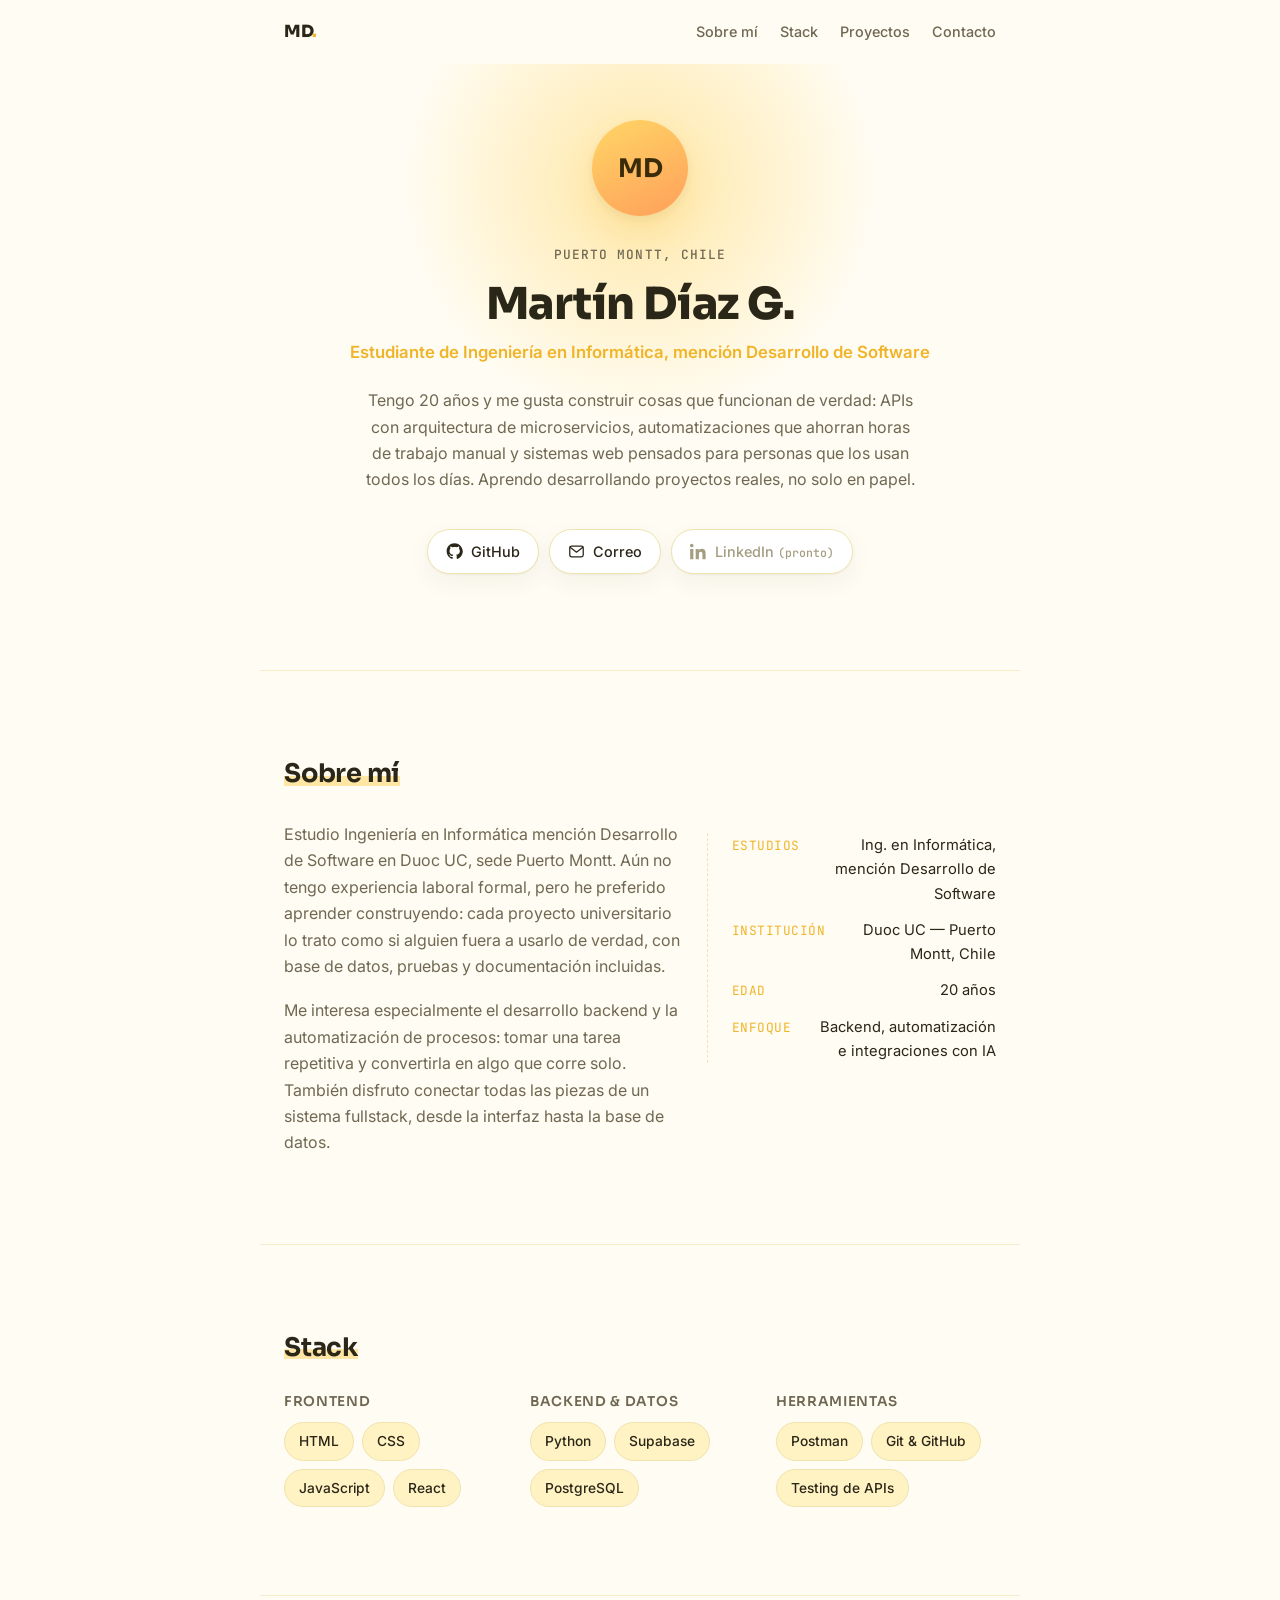
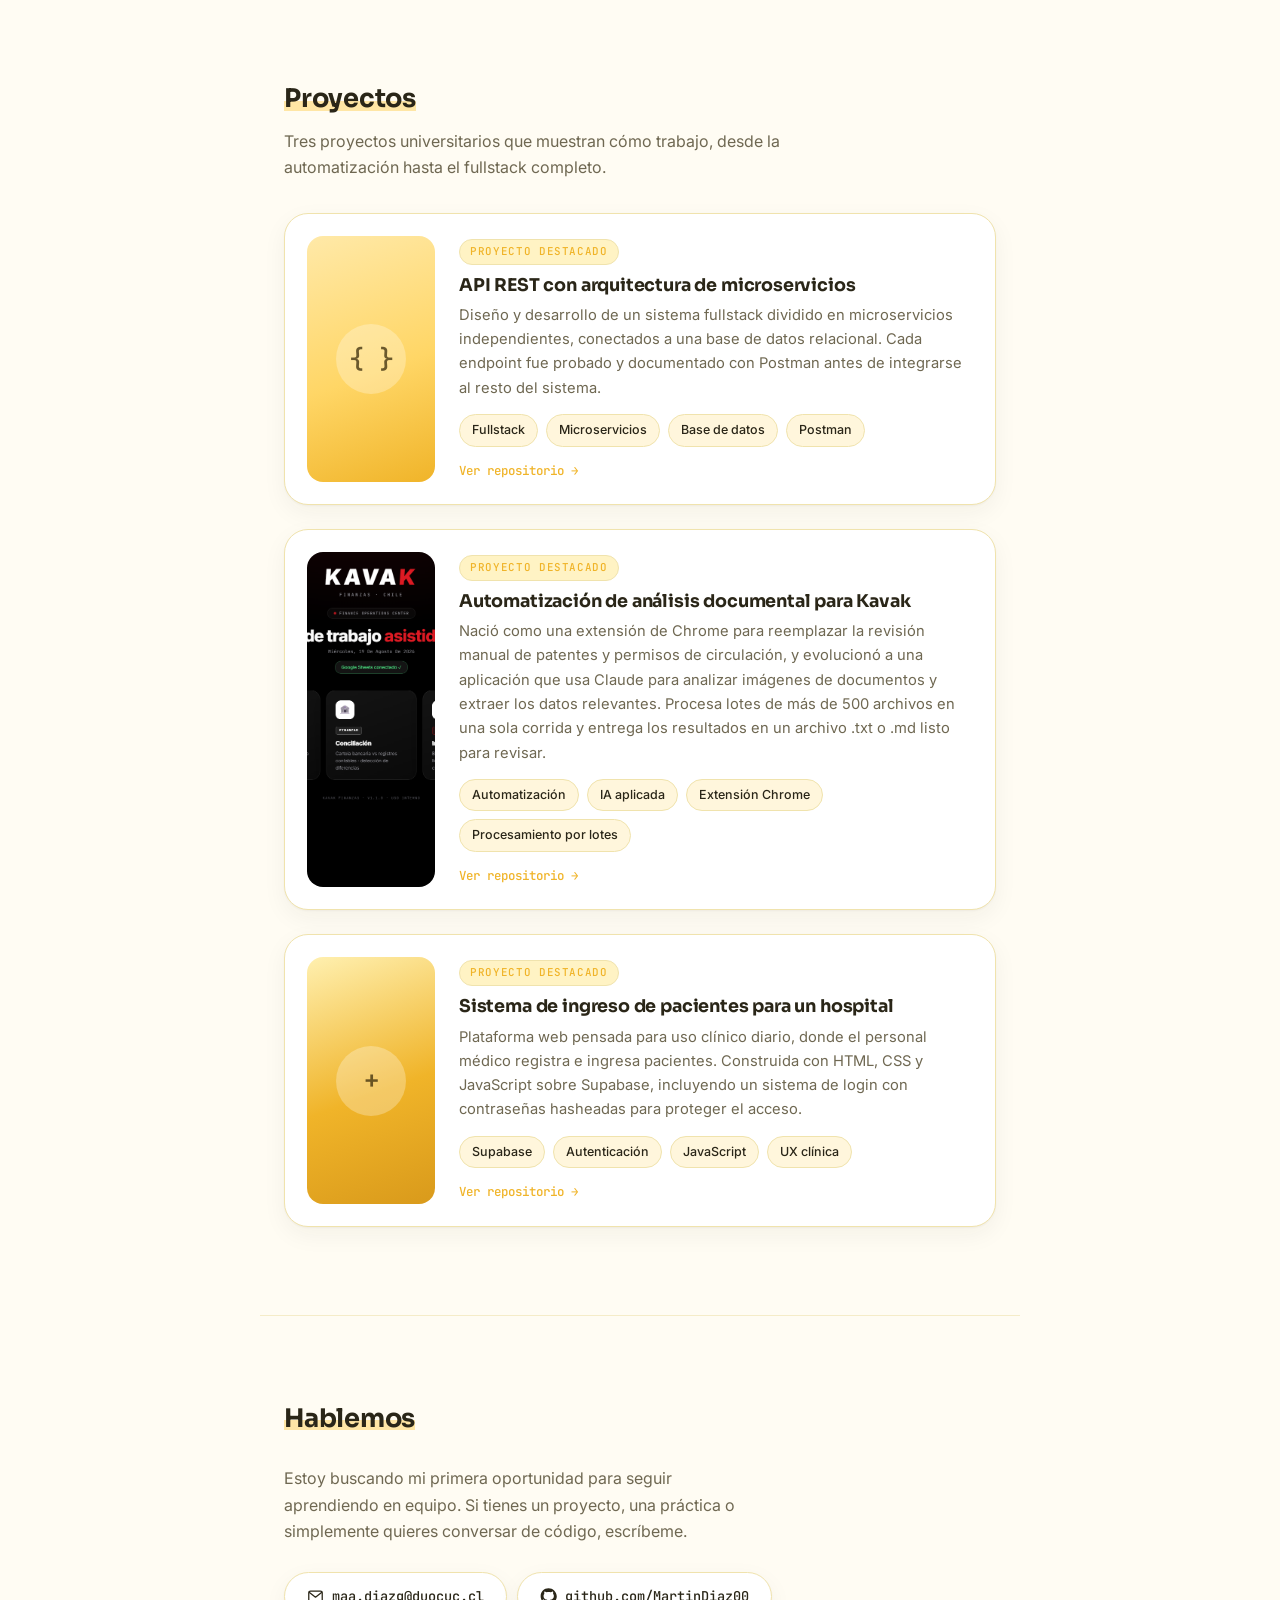
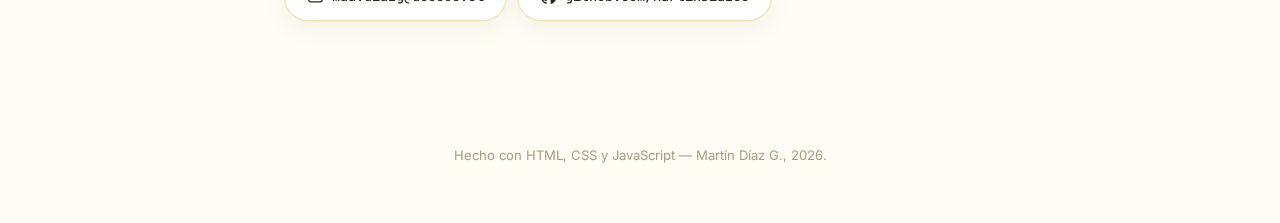
<file: index.html>
<!DOCTYPE html>
<html lang="es">
<head>
  <meta charset="UTF-8" />
  <meta name="viewport" content="width=device-width, initial-scale=1.0" />
  <title>Martín Díaz G. — Desarrollo de Software</title>
  <meta name="description" content="Portafolio de Martín Díaz G., estudiante de Ingeniería en Informática mención Desarrollo de Software. APIs con microservicios, automatización con IA y sistemas web." />

  <link rel="preconnect" href="https://fonts.googleapis.com" />
  <link rel="preconnect" href="https://fonts.gstatic.com" crossorigin />
  <link href="https://fonts.googleapis.com/css2?family=Sora:wght@400;600;700;800&family=Inter:wght@400;500;600&family=JetBrains+Mono:wght@400;500&display=swap" rel="stylesheet" />

  <link rel="stylesheet" href="styles.css" />
</head>
<body>

  <nav class="topnav">
    <a href="#hero" class="topnav__brand">MD<span class="dot">.</span></a>
    <div class="topnav__links">
      <a href="#about">Sobre mí</a>
      <a href="#skills">Stack</a>
      <a href="#projects">Proyectos</a>
      <a href="#contact">Contacto</a>
    </div>
  </nav>

  <main>

    <!-- HERO -->
    <section id="hero" class="hero">
      <div class="hero__glow" aria-hidden="true"></div>

      <div class="avatar" aria-hidden="true">
        <span>MD</span>
      </div>

      <p class="eyebrow">Puerto Montt, Chile</p>
      <h1>Martín Díaz G.</h1>
      <p class="role">Estudiante de Ingeniería en Informática, mención Desarrollo de Software</p>

      <p class="bio">
        Tengo 20 años y me gusta construir cosas que funcionan de verdad: APIs con arquitectura de
        microservicios, automatizaciones que ahorran horas de trabajo manual y sistemas web pensados
        para personas que los usan todos los días. Aprendo desarrollando proyectos reales, no solo en papel.
      </p>

      <div class="social-row">
        <a href="https://github.com/MartinDiaz00" target="_blank" rel="noopener noreferrer" class="social-link">
          <svg class="icon" viewBox="0 0 24 24" fill="currentColor" aria-hidden="true">
            <path d="M12 .5C5.73.5.9 5.34.9 11.6c0 5.02 3.26 9.28 7.77 10.78.57.1.78-.25.78-.55 0-.27-.01-1.17-.02-2.12-3.16.69-3.83-1.34-3.83-1.34-.52-1.31-1.26-1.66-1.26-1.66-1.03-.7.08-.69.08-.69 1.14.08 1.74 1.17 1.74 1.17 1.01 1.73 2.65 1.23 3.3.94.1-.73.4-1.23.72-1.51-2.52-.29-5.17-1.26-5.17-5.6 0-1.24.44-2.25 1.17-3.04-.12-.29-.51-1.45.11-3.02 0 0 .96-.31 3.14 1.16.91-.25 1.89-.38 2.86-.38.97 0 1.95.13 2.86.38 2.18-1.47 3.14-1.16 3.14-1.16.62 1.57.23 2.73.11 3.02.73.79 1.17 1.8 1.17 3.04 0 4.35-2.65 5.31-5.18 5.59.41.35.77 1.05.77 2.12 0 1.53-.01 2.76-.01 3.14 0 .3.2.66.79.55 4.5-1.51 7.76-5.76 7.76-10.78C23.1 5.34 18.27.5 12 .5Z"/>
          </svg>
          <span>GitHub</span>
        </a>

        <a href="mailto:maa.diazg@duocuc.cl" class="social-link">
          <svg class="icon" viewBox="0 0 24 24" fill="none" stroke="currentColor" stroke-width="1.8" stroke-linecap="round" stroke-linejoin="round" aria-hidden="true">
            <rect x="2.5" y="4.5" width="19" height="15" rx="2.5"/>
            <path d="m3 6 9 7 9-7"/>
          </svg>
          <span>Correo</span>
        </a>

        <span class="social-link social-link--soon" title="Próximamente">
          <svg class="icon" viewBox="0 0 24 24" fill="currentColor" aria-hidden="true">
            <path d="M4.98 3.5C4.98 4.88 3.87 6 2.5 6S0 4.88 0 3.5 1.11 1 2.48 1 4.98 2.12 4.98 3.5ZM.24 8.5h4.5V23H.24V8.5ZM8.02 8.5h4.31v1.98h.06c.6-1.14 2.07-2.34 4.26-2.34 4.55 0 5.39 3 5.39 6.9V23h-4.5v-6.98c0-1.67-.03-3.81-2.32-3.81-2.33 0-2.69 1.82-2.69 3.69V23h-4.5V8.5Z"/>
          </svg>
          <span>LinkedIn <em>(pronto)</em></span>
        </span>
      </div>
    </section>

    <!-- SOBRE MÍ -->
    <section id="about" class="about">
      <h2><span class="section-label">Sobre mí</span></h2>

      <div class="about__grid">
        <p>
          Estudio Ingeniería en Informática mención Desarrollo de Software en Duoc UC, sede Puerto Montt.
          Aún no tengo experiencia laboral formal, pero he preferido aprender construyendo: cada proyecto
          universitario lo trato como si alguien fuera a usarlo de verdad, con base de datos, pruebas y
          documentación incluidas.
        </p>
        <p>
          Me interesa especialmente el desarrollo backend y la automatización de procesos: tomar una tarea
          repetitiva y convertirla en algo que corre solo. También disfruto conectar todas las piezas de un
          sistema fullstack, desde la interfaz hasta la base de datos.
        </p>

        <ul class="facts">
          <li><span class="facts__key">Estudios</span><span>Ing. en Informática, mención Desarrollo de Software</span></li>
          <li><span class="facts__key">Institución</span><span>Duoc UC — Puerto Montt, Chile</span></li>
          <li><span class="facts__key">Edad</span><span>20 años</span></li>
          <li><span class="facts__key">Enfoque</span><span>Backend, automatización e integraciones con IA</span></li>
        </ul>
      </div>
    </section>

    <!-- STACK -->
    <section id="skills" class="skills">
      <h2><span class="section-label">Stack</span></h2>

      <div class="skills__groups">
        <div class="skills__group">
          <h3>Frontend</h3>
          <ul class="tag-list">
            <li>HTML</li><li>CSS</li><li>JavaScript</li><li>React</li>
          </ul>
        </div>

        <div class="skills__group">
          <h3>Backend &amp; datos</h3>
          <ul class="tag-list">
            <li>Python</li><li>Supabase</li><li>PostgreSQL</li>
          </ul>
        </div>

        <div class="skills__group">
          <h3>Herramientas</h3>
          <ul class="tag-list">
            <li>Postman</li><li>Git &amp; GitHub</li><li>Testing de APIs</li>
          </ul>
        </div>
      </div>
    </section>

    <!-- PROYECTOS -->
    <section id="projects" class="projects">
      <h2><span class="section-label">Proyectos</span></h2>
      <p class="section-lead">
        Tres proyectos universitarios que muestran cómo trabajo, desde la automatización hasta el fullstack completo.
      </p>

      <div class="project-list">

        <!-- Proyecto 1 -->
        <article class="project" data-repo="https://github.com/MartinDiaz00/EvaluacionParcial3">
          <div class="project__media project__media--sun" aria-hidden="true">
            <span class="project__shape"></span>
            <span class="project__glyph">{ }</span>
          </div>
          <div class="project__body">
            <span class="project__badge">Proyecto destacado</span>
            <h3>API REST con arquitectura de microservicios</h3>
            <p>
              Diseño y desarrollo de un sistema fullstack dividido en microservicios independientes,
              conectados a una base de datos relacional. Cada endpoint fue probado y documentado con
              Postman antes de integrarse al resto del sistema.
            </p>
            <ul class="tag-list tag-list--sm">
              <li>Fullstack</li><li>Microservicios</li><li>Base de datos</li><li>Postman</li>
            </ul>
            <span class="project__link">Ver repositorio →</span>
          </div>
        </article>

        <!-- Proyecto 2 -->
        <article class="project" data-repo="https://github.com/MartinDiaz00/Trabajo">
          <div class="project__media project__media--photo">
            <img src="assets/kavak-finanzas.png" alt="Panel de Kavak Finanzas: papeles de trabajo asistidos por IA, con tarjetas de Provisiones, Conciliación e Impuesto de Transferencia" />
          </div>
          <div class="project__body">
            <span class="project__badge">Proyecto destacado</span>
            <h3>Automatización de análisis documental para Kavak</h3>
            <p>
              Nació como una extensión de Chrome para reemplazar la revisión manual de patentes y permisos
              de circulación, y evolucionó a una aplicación que usa Claude para analizar imágenes de
              documentos y extraer los datos relevantes. Procesa lotes de más de 500 archivos en una sola
              corrida y entrega los resultados en un archivo .txt o .md listo para revisar.
            </p>
            <ul class="tag-list tag-list--sm">
              <li>Automatización</li><li>IA aplicada</li><li>Extensión Chrome</li><li>Procesamiento por lotes</li>
            </ul>
            <span class="project__link">Ver repositorio →</span>
          </div>
        </article>

        <!-- Proyecto 3 -->
        <article class="project" data-repo="https://github.com/MartinDiaz00/Evaluacion3SupaBase">
          <div class="project__media project__media--gold" aria-hidden="true">
            <span class="project__shape"></span>
            <span class="project__glyph">+</span>
          </div>
          <div class="project__body">
            <span class="project__badge">Proyecto destacado</span>
            <h3>Sistema de ingreso de pacientes para un hospital</h3>
            <p>
              Plataforma web pensada para uso clínico diario, donde el personal médico registra e ingresa
              pacientes. Construida con HTML, CSS y JavaScript sobre Supabase, incluyendo un sistema de
              login con contraseñas hasheadas para proteger el acceso.
            </p>
            <ul class="tag-list tag-list--sm">
              <li>Supabase</li><li>Autenticación</li><li>JavaScript</li><li>UX clínica</li>
            </ul>
            <span class="project__link">Ver repositorio →</span>
          </div>
        </article>

      </div>
    </section>

    <!-- CONTACTO -->
    <section id="contact" class="contact">
      <h2><span class="section-label">Hablemos</span></h2>
      <p>
        Estoy buscando mi primera oportunidad para seguir aprendiendo en equipo. Si tienes un proyecto,
        una práctica o simplemente quieres conversar de código, escríbeme.
      </p>

      <div class="social-row social-row--contact">
        <a href="mailto:maa.diazg@duocuc.cl" class="social-link social-link--big">
          <svg class="icon" viewBox="0 0 24 24" fill="none" stroke="currentColor" stroke-width="1.8" stroke-linecap="round" stroke-linejoin="round" aria-hidden="true">
            <rect x="2.5" y="4.5" width="19" height="15" rx="2.5"/>
            <path d="m3 6 9 7 9-7"/>
          </svg>
          <span>maa.diazg@duocuc.cl</span>
        </a>

        <a href="https://github.com/MartinDiaz00" target="_blank" rel="noopener noreferrer" class="social-link social-link--big">
          <svg class="icon" viewBox="0 0 24 24" fill="currentColor" aria-hidden="true">
            <path d="M12 .5C5.73.5.9 5.34.9 11.6c0 5.02 3.26 9.28 7.77 10.78.57.1.78-.25.78-.55 0-.27-.01-1.17-.02-2.12-3.16.69-3.83-1.34-3.83-1.34-.52-1.31-1.26-1.66-1.26-1.66-1.03-.7.08-.69.08-.69 1.14.08 1.74 1.17 1.74 1.17 1.01 1.73 2.65 1.23 3.3.94.1-.73.4-1.23.72-1.51-2.52-.29-5.17-1.26-5.17-5.6 0-1.24.44-2.25 1.17-3.04-.12-.29-.51-1.45.11-3.02 0 0 .96-.31 3.14 1.16.91-.25 1.89-.38 2.86-.38.97 0 1.95.13 2.86.38 2.18-1.47 3.14-1.16 3.14-1.16.62 1.57.23 2.73.11 3.02.73.79 1.17 1.8 1.17 3.04 0 4.35-2.65 5.31-5.18 5.59.41.35.77 1.05.77 2.12 0 1.53-.01 2.76-.01 3.14 0 .3.2.66.79.55 4.5-1.51 7.76-5.76 7.76-10.78C23.1 5.34 18.27.5 12 .5Z"/>
          </svg>
          <span>github.com/MartinDiaz00</span>
        </a>
      </div>
    </section>

  </main>

  <footer class="footer">
    <p>Hecho con HTML, CSS y JavaScript — Martín Díaz G., <span id="year"></span>.</p>
  </footer>

  <script src="app.js" defer></script>
</body>
</html>
</file>
<file: styles.css>
/* ============================================
   TOKENS
   ============================================ */
:root {
  --bg: #fffcf3;
  --bg-soft: #fff6dc;
  --surface: #ffffff;
  --border: #f0e3ad;
  --border-soft: #f5ecc8;

  --text: #2a2618;
  --text-muted: #6f6852;
  --text-faint: #a49d81;

  --accent: #ffd666;
  --accent-strong: #f0b429;
  --accent-soft: #fff3c4;
  --highlight: #ff9f5a;

  --font-display: "Sora", system-ui, sans-serif;
  --font-body: "Inter", system-ui, sans-serif;
  --font-mono: "JetBrains Mono", ui-monospace, monospace;

  --radius-lg: 24px;
  --radius-md: 16px;
  --radius-sm: 10px;

  --shadow-soft: 0 1px 2px rgba(42, 38, 24, 0.04), 0 8px 24px rgba(42, 38, 24, 0.05);
  --shadow-lift: 0 4px 8px rgba(42, 38, 24, 0.05), 0 16px 32px rgba(240, 180, 41, 0.16);

  --max-width: 760px;
}

/* ============================================
   RESET & BASE
   ============================================ */
* {
  box-sizing: border-box;
  margin: 0;
  padding: 0;
}

html {
  scroll-behavior: smooth;
}

body {
  background: var(--bg);
  color: var(--text);
  font-family: var(--font-body);
  font-size: 16px;
  line-height: 1.65;
  -webkit-font-smoothing: antialiased;
}

img, svg {
  display: block;
  max-width: 100%;
}

a {
  color: inherit;
  text-decoration: none;
}

ul {
  list-style: none;
}

h1, h2, h3 {
  font-family: var(--font-display);
  line-height: 1.15;
  letter-spacing: -0.01em;
}

section {
  padding: 88px 24px;
  max-width: var(--max-width);
  margin: 0 auto;
  border-top: 1px solid var(--border-soft);
}

section:first-of-type {
  border-top: none;
}

:focus-visible {
  outline: 2.5px solid var(--accent-strong);
  outline-offset: 3px;
  border-radius: 6px;
}

/* ============================================
   NAV
   ============================================ */
.topnav {
  position: sticky;
  top: 0;
  z-index: 50;
  display: flex;
  align-items: center;
  justify-content: space-between;
  max-width: var(--max-width);
  margin: 0 auto;
  padding: 18px 24px;
  background: rgba(255, 252, 243, 0.82);
  backdrop-filter: blur(10px);
  -webkit-backdrop-filter: blur(10px);
}

.topnav__brand {
  font-family: var(--font-display);
  font-weight: 800;
  font-size: 1.05rem;
  letter-spacing: -0.02em;
}

.topnav__brand .dot {
  color: var(--accent-strong);
}

.topnav__links {
  display: flex;
  gap: 22px;
  font-size: 0.9rem;
  font-weight: 500;
  color: var(--text-muted);
}

.topnav__links a {
  transition: color 0.15s ease;
}

.topnav__links a:hover {
  color: var(--accent-strong);
}

/* ============================================
   HERO
   ============================================ */
.hero {
  padding-top: 56px;
  padding-bottom: 96px;
  text-align: center;
  position: relative;
  overflow: hidden;
}

.hero__glow {
  position: absolute;
  top: -120px;
  left: 50%;
  width: 480px;
  height: 480px;
  transform: translateX(-50%);
  background: radial-gradient(circle, rgba(255, 214, 102, 0.55) 0%, rgba(255, 214, 102, 0) 70%);
  pointer-events: none;
  z-index: -1;
  animation: pulse-glow 7s ease-in-out infinite;
}

@keyframes pulse-glow {
  0%, 100% { opacity: 0.75; transform: translateX(-50%) scale(1); }
  50% { opacity: 1; transform: translateX(-50%) scale(1.08); }
}

.avatar {
  width: 96px;
  height: 96px;
  margin: 0 auto 28px;
  border-radius: 50%;
  background: linear-gradient(155deg, var(--accent) 0%, var(--highlight) 100%);
  display: flex;
  align-items: center;
  justify-content: center;
  font-family: var(--font-display);
  font-weight: 700;
  font-size: 1.6rem;
  color: #3a2b0a;
  box-shadow: var(--shadow-lift);
}

.eyebrow {
  font-family: var(--font-mono);
  font-size: 0.8rem;
  font-weight: 500;
  color: var(--text-muted);
  text-transform: uppercase;
  letter-spacing: 0.08em;
  margin-bottom: 14px;
}

.hero h1 {
  font-size: clamp(2rem, 5vw, 2.75rem);
  font-weight: 800;
  margin-bottom: 10px;
}

.role {
  font-size: 1.05rem;
  font-weight: 600;
  color: var(--accent-strong);
  margin-bottom: 20px;
}

.bio {
  max-width: 560px;
  margin: 0 auto 36px;
  color: var(--text-muted);
  font-size: 1rem;
}

.social-row {
  display: flex;
  flex-wrap: wrap;
  justify-content: center;
  gap: 10px;
}

.social-link {
  display: inline-flex;
  align-items: center;
  gap: 8px;
  padding: 10px 18px;
  border-radius: 999px;
  background: var(--surface);
  border: 1px solid var(--border);
  font-size: 0.9rem;
  font-weight: 500;
  box-shadow: var(--shadow-soft);
  transition: transform 0.15s ease, border-color 0.15s ease, background 0.15s ease;
}

.social-link .icon {
  width: 17px;
  height: 17px;
}

.social-link:hover {
  transform: translateY(-2px);
  border-color: var(--accent-strong);
  background: var(--accent-soft);
}

.social-link--soon {
  color: var(--text-faint);
  cursor: default;
}

.social-link--soon:hover {
  transform: none;
  border-color: var(--border);
  background: var(--surface);
}

.social-link--soon em {
  font-style: normal;
  font-family: var(--font-mono);
  font-size: 0.72rem;
}

.social-link--big {
  padding: 12px 22px;
  font-family: var(--font-mono);
  font-size: 0.85rem;
}

/* ============================================
   SECTION HEADINGS
   ============================================ */
.section-label {
  display: inline-block;
  font-size: 1.6rem;
  font-weight: 700;
  position: relative;
}

.section-label::after {
  content: "";
  position: absolute;
  left: 0;
  bottom: 3px;
  width: 100%;
  height: 10px;
  background: var(--accent);
  opacity: 0.55;
  z-index: -1;
}

h2 {
  margin-bottom: 32px;
}

.section-lead {
  margin-top: -18px;
  margin-bottom: 32px;
  color: var(--text-muted);
  max-width: 520px;
}

/* ============================================
   ABOUT
   ============================================ */
.about__grid {
  display: grid;
  gap: 18px;
}

.about__grid p {
  color: var(--text-muted);
}

.facts {
  margin-top: 12px;
  display: grid;
  gap: 12px;
  padding-top: 18px;
  border-top: 1px dashed var(--border);
}

.facts li {
  display: flex;
  justify-content: space-between;
  gap: 16px;
  font-size: 0.92rem;
}

.facts__key {
  font-family: var(--font-mono);
  color: var(--accent-strong);
  font-size: 0.8rem;
  text-transform: uppercase;
  letter-spacing: 0.04em;
  white-space: nowrap;
  padding-top: 2px;
}

.facts li > span:last-child {
  text-align: right;
  color: var(--text);
}

/* ============================================
   SKILLS
   ============================================ */
.skills__groups {
  display: grid;
  gap: 26px;
}

.skills__group h3 {
  font-size: 0.85rem;
  font-weight: 600;
  color: var(--text-muted);
  text-transform: uppercase;
  letter-spacing: 0.05em;
  margin-bottom: 12px;
}

.tag-list {
  display: flex;
  flex-wrap: wrap;
  gap: 8px;
}

.tag-list li {
  padding: 7px 14px;
  border-radius: 999px;
  background: var(--accent-soft);
  border: 1px solid var(--border);
  font-size: 0.86rem;
  font-weight: 500;
  color: var(--text);
}

.tag-list--sm li {
  padding: 5px 12px;
  font-size: 0.78rem;
  background: var(--bg-soft);
}

/* ============================================
   PROJECTS
   ============================================ */
.project-list {
  display: grid;
  gap: 24px;
}

.project {
  display: grid;
  grid-template-columns: 128px 1fr;
  gap: 24px;
  padding: 22px;
  background: var(--surface);
  border: 1px solid var(--border);
  border-radius: var(--radius-lg);
  box-shadow: var(--shadow-soft);
  cursor: pointer;
  transition: transform 0.2s ease, box-shadow 0.2s ease, border-color 0.2s ease;
}

.project:hover {
  transform: translateY(-4px);
  box-shadow: var(--shadow-lift);
  border-color: var(--accent-strong);
}

.project__media {
  position: relative;
  border-radius: var(--radius-md);
  overflow: hidden;
  display: flex;
  align-items: center;
  justify-content: center;
  min-height: 128px;
}

.project__media--sun {
  background: linear-gradient(160deg, #ffe9a8 0%, #ffd666 55%, #f0b429 100%);
}

.project__media--amber {
  background: linear-gradient(160deg, #ffd9a8 0%, #ff9f5a 55%, #e87c33 100%);
}

.project__media--gold {
  background: linear-gradient(160deg, #fff0b0 0%, #f0b429 55%, #d99a1b 100%);
}

.project__media--photo {
  padding: 0;
}

.project__media--photo img {
  width: 100%;
  height: 100%;
  object-fit: cover;
  transition: transform 0.3s ease;
}

.project:hover .project__media--photo img {
  transform: scale(1.05);
}

.project__shape {
  position: absolute;
  width: 70px;
  height: 70px;
  border-radius: 50%;
  background: rgba(255, 255, 255, 0.28);
  animation: float-shape 5s ease-in-out infinite;
}

@keyframes float-shape {
  0%, 100% { transform: translate(-8px, 6px) scale(1); }
  50% { transform: translate(6px, -8px) scale(1.12); }
}

.project__glyph {
  position: relative;
  font-family: var(--font-mono);
  font-weight: 500;
  font-size: 1.6rem;
  color: rgba(58, 43, 10, 0.75);
}

.project__badge {
  display: inline-block;
  font-family: var(--font-mono);
  font-size: 0.68rem;
  font-weight: 500;
  text-transform: uppercase;
  letter-spacing: 0.06em;
  color: var(--accent-strong);
  background: var(--accent-soft);
  border: 1px solid var(--border);
  padding: 3px 10px;
  border-radius: 999px;
  margin-bottom: 10px;
}

.project__body h3 {
  font-size: 1.1rem;
  font-weight: 700;
  margin-bottom: 8px;
}

.project__body p {
  color: var(--text-muted);
  font-size: 0.92rem;
  margin-bottom: 14px;
}

.project__link {
  display: inline-block;
  margin-top: 14px;
  font-family: var(--font-mono);
  font-size: 0.78rem;
  font-weight: 500;
  color: var(--accent-strong);
}

.project:hover .project__link {
  text-decoration: underline;
}

/* ============================================
   CONTACT
   ============================================ */
.contact p {
  color: var(--text-muted);
  max-width: 480px;
  margin-bottom: 28px;
}

.social-row--contact {
  justify-content: flex-start;
}

/* ============================================
   FOOTER
   ============================================ */
.footer {
  text-align: center;
  padding: 36px 24px 56px;
  font-size: 0.82rem;
  color: var(--text-faint);
}

/* ============================================
   RESPONSIVE
   ============================================ */
@media (min-width: 620px) {
  .about__grid {
    grid-template-columns: 1.4fr 1fr;
    align-items: start;
  }

  .about__grid .facts {
    grid-column: 2;
    grid-row: 1 / span 2;
    border-top: none;
    padding-top: 0;
    padding-left: 24px;
    border-left: 1px dashed var(--border);
  }

  .skills__groups {
    grid-template-columns: repeat(3, 1fr);
  }
}

@media (max-width: 560px) {
  .topnav__links {
    gap: 14px;
    font-size: 0.82rem;
  }

  .project {
    grid-template-columns: 1fr;
  }

  .project__media {
    min-height: 96px;
  }

  .facts li {
    flex-direction: column;
    gap: 2px;
  }

  .facts li > span:last-child {
    text-align: left;
  }
}

/* ============================================
   ACCESSIBILITY: REDUCED MOTION
   ============================================ */
@media (prefers-reduced-motion: reduce) {
  html {
    scroll-behavior: auto;
  }

  .hero__glow,
  .project__shape {
    animation: none;
  }

  .social-link,
  .project {
    transition: none;
  }
}
</file>
